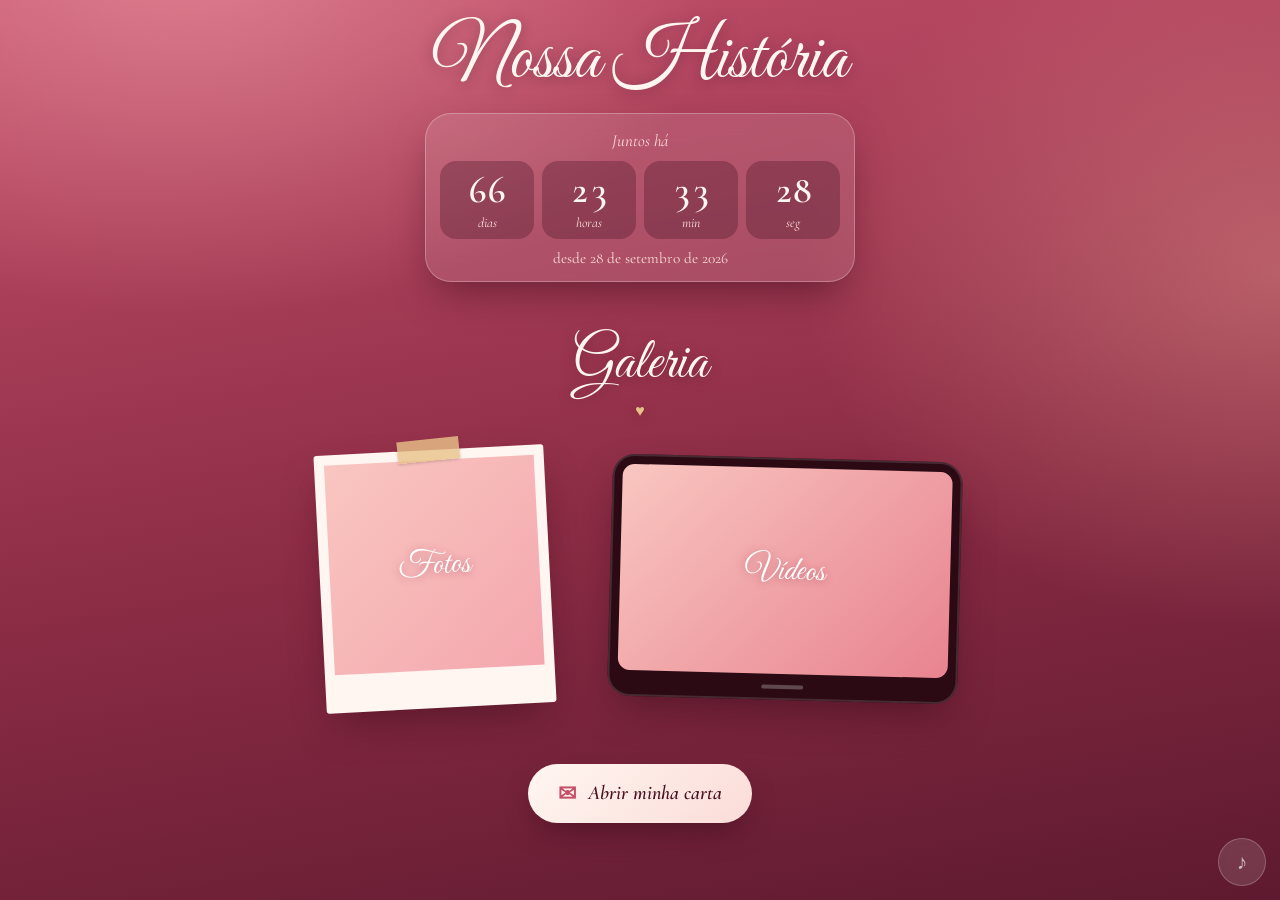
<file: index.html>
<!DOCTYPE html>
<html lang="pt-BR"><head><meta charset="utf-8"><meta name="viewport" content="width=device-width,initial-scale=1,viewport-fit=cover"><meta name="theme-color" content="#8c2c45"><title>Nossa História</title><link rel="stylesheet" href="style.css"></head>
<body>
<div class="hearts" id="h" aria-hidden="true"></div>
<header>
  <h1 class="script">Nossa História</h1>
  <div class="timer"><small>Juntos há</small>
    <div class="cells"><div><b id="d">0</b><em>dias</em></div><div><b id="h2">00</b><em>horas</em></div><div><b id="m">00</b><em>min</em></div><div><b id="s">00</b><em>seg</em></div></div>
    <span>desde 28 de setembro de 2026</span></div>
</header>
<main>
  <h2 class="script">Galeria</h2>
  <div class="gal">
    <a class="pol" href="fotos.html" aria-label="Nossas fotos"><div class="im"><span class="ph">Fotos</span></div></a>
    <a class="vid" href="videos.html" aria-label="Nossos vídeos"><div class="scr"><span class="ph">Vídeos</span></div><div class="bar"></div></a>
  </div>
  <a class="carta-link" href="carta.html">Abrir minha carta</a>
</main>
<script>
var INICIO = new Date(2026, 8, 28, 20, 0, 0);
function p(n){return String(n).padStart(2,'0')}
function tick(){
  var s = Math.max(0, Math.floor((Date.now() - INICIO.getTime())/1000));
  document.getElementById('d').textContent = Math.floor(s/86400);
  document.getElementById('h2').textContent = p(Math.floor(s/3600)%24);
  document.getElementById('m').textContent = p(Math.floor(s/60)%60);
  document.getElementById('s').textContent = p(s%60);
}
tick(); setInterval(tick,1000);
var H = document.getElementById('h');
for (var i=0;i<16;i++){var e=document.createElement('i');e.textContent='♥';
  e.style.left=(Math.random()*100)+'%';e.style.fontSize=(10+Math.random()*18)+'px';
  e.style.animationDuration=(12+Math.random()*14)+'s';e.style.animationDelay=(-Math.random()*20)+'s';H.appendChild(e);}
</script>
<script src="music.js"></script>
</body></html>
</file>
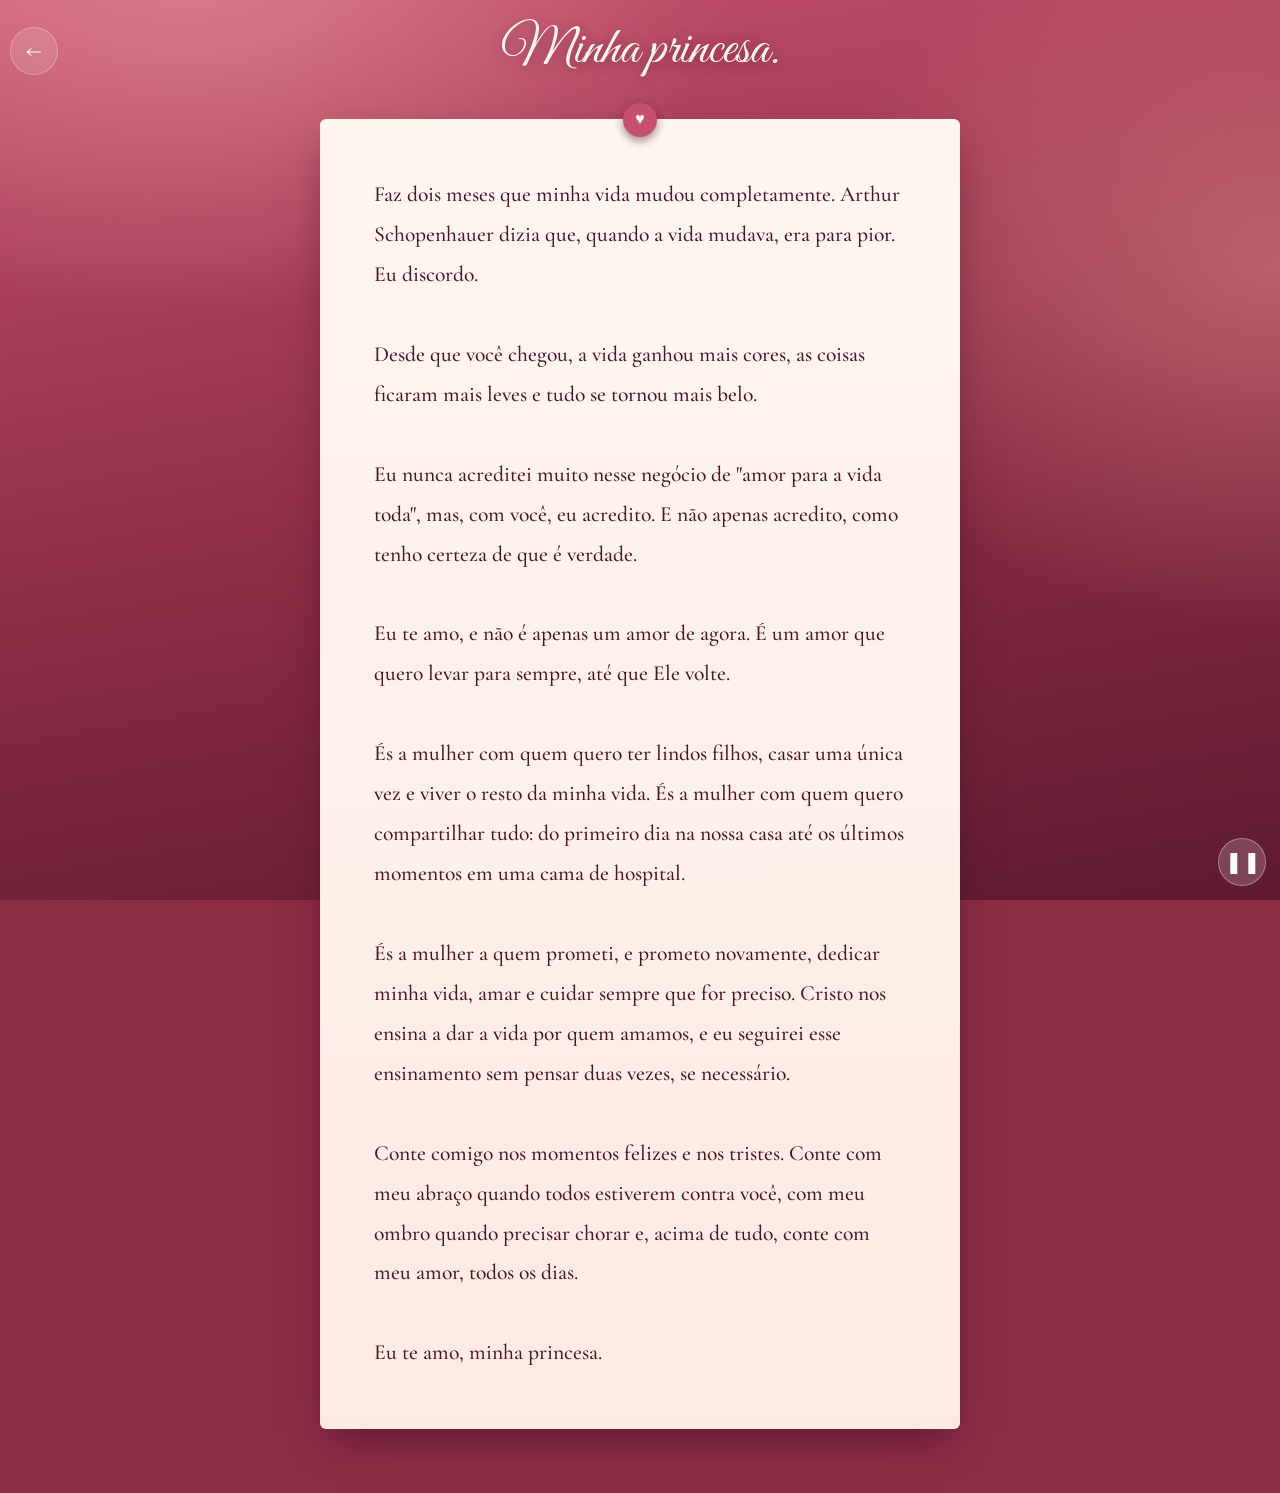
<file: carta.html>
<!DOCTYPE html>
<html lang="pt-BR"><head><meta charset="utf-8"><meta name="viewport" content="width=device-width,initial-scale=1,viewport-fit=cover"><meta name="theme-color" content="#8c2c45"><title>Carta</title><link rel="stylesheet" href="style.css"></head>
<body>
<header class="center"><a class="back" href="index.html" aria-label="Voltar">←</a><h1 class="script">Minha princesa.</h1></header>
<main>
  <div class="letter">Faz dois meses que minha vida mudou completamente. Arthur Schopenhauer dizia que, quando a vida mudava, era para pior. Eu discordo.

Desde que você chegou, a vida ganhou mais cores, as coisas ficaram mais leves e tudo se tornou mais belo.

Eu nunca acreditei muito nesse negócio de "amor para a vida toda", mas, com você, eu acredito. E não apenas acredito, como tenho certeza de que é verdade.

Eu te amo, e não é apenas um amor de agora. É um amor que quero levar para sempre, até que Ele volte.

És a mulher com quem quero ter lindos filhos, casar uma única vez e viver o resto da minha vida. És a mulher com quem quero compartilhar tudo: do primeiro dia na nossa casa até os últimos momentos em uma cama de hospital.

És a mulher a quem prometi, e prometo novamente, dedicar minha vida, amar e cuidar sempre que for preciso. Cristo nos ensina a dar a vida por quem amamos, e eu seguirei esse ensinamento sem pensar duas vezes, se necessário.

Conte comigo nos momentos felizes e nos tristes. Conte com meu abraço quando todos estiverem contra você, com meu ombro quando precisar chorar e, acima de tudo, conte com meu amor, todos os dias.

Eu te amo, minha princesa.</div>
</main>
<script src="music.js"></script>
</body></html>
</file>
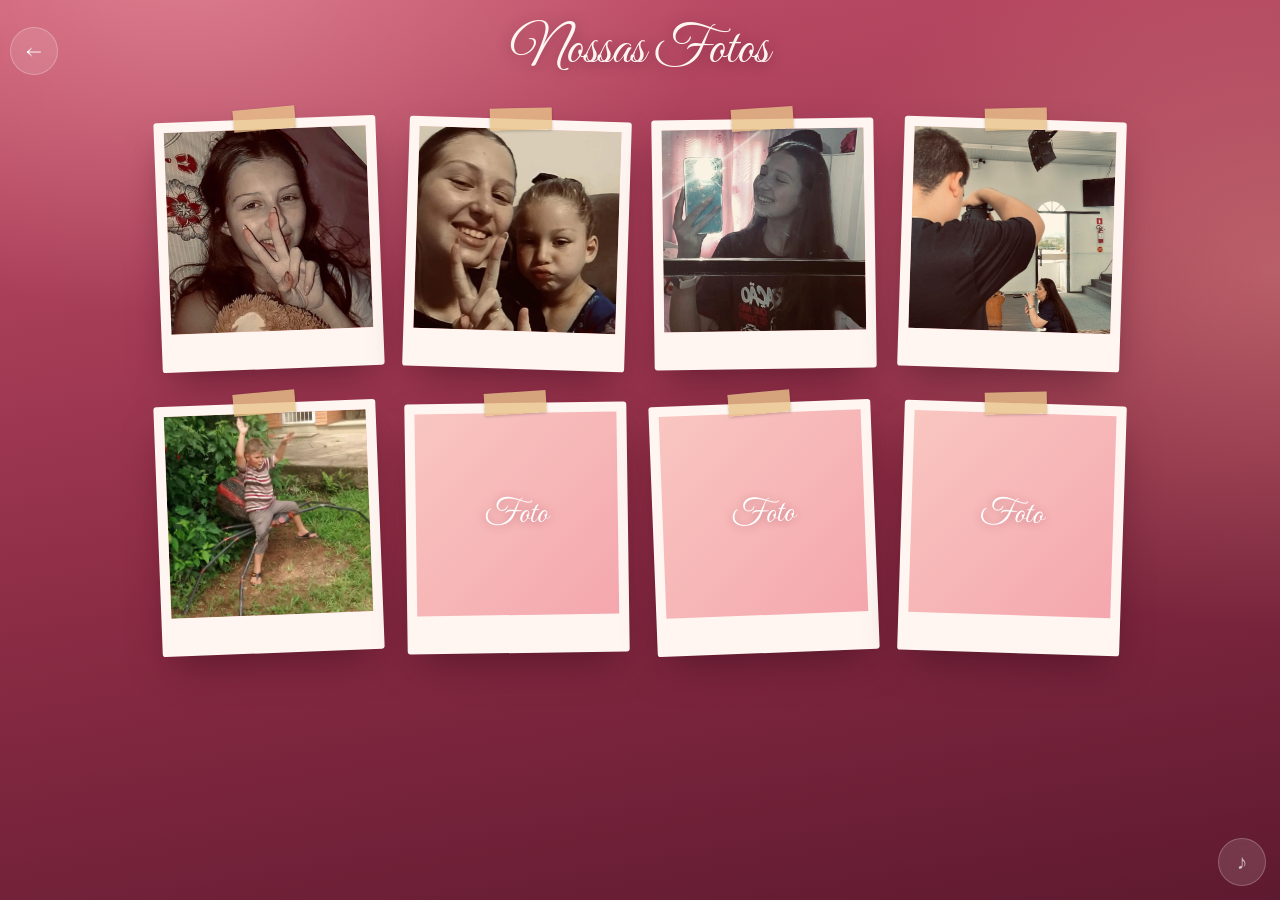
<file: fotos.html>
<!DOCTYPE html>
<html lang="pt-BR"><head><meta charset="utf-8"><meta name="viewport" content="width=device-width,initial-scale=1,viewport-fit=cover"><meta name="theme-color" content="#8c2c45"><title>Nossas Fotos</title><link rel="stylesheet" href="style.css"></head>
<body>
<header class="center"><a class="back" href="index.html" aria-label="Voltar">←</a><h1 class="script">Nossas Fotos</h1></header>
<main><div class="grid f" id="g"></div></main>
<div id="lb" onclick="this.style.display='none'"><img id="lbi" alt=""></div>
<script>
var N = 5, MIN = 8, g = document.getElementById('g');
function card(src){
  var c = document.createElement('div'); c.className = 'pol';
  var im = document.createElement('div'); im.className = 'im';
  if (src){
    var img = new Image();
    img.loading = 'lazy'; img.decoding = 'async'; img.alt = ''; img.src = src;
    im.appendChild(img);
    im.onclick = function(){ document.getElementById('lbi').src = src; document.getElementById('lb').style.display = 'flex'; };
  } else im.innerHTML = '<span class="ph">Foto</span>';
  c.appendChild(im); g.appendChild(c);
}
for (var i = 1; i <= N; i++) card('Fotos/' + i + '.jpeg');
for (var j = N; j < MIN; j++) card(null);
</script>
<script src="music.js"></script>
</body></html>
</file>
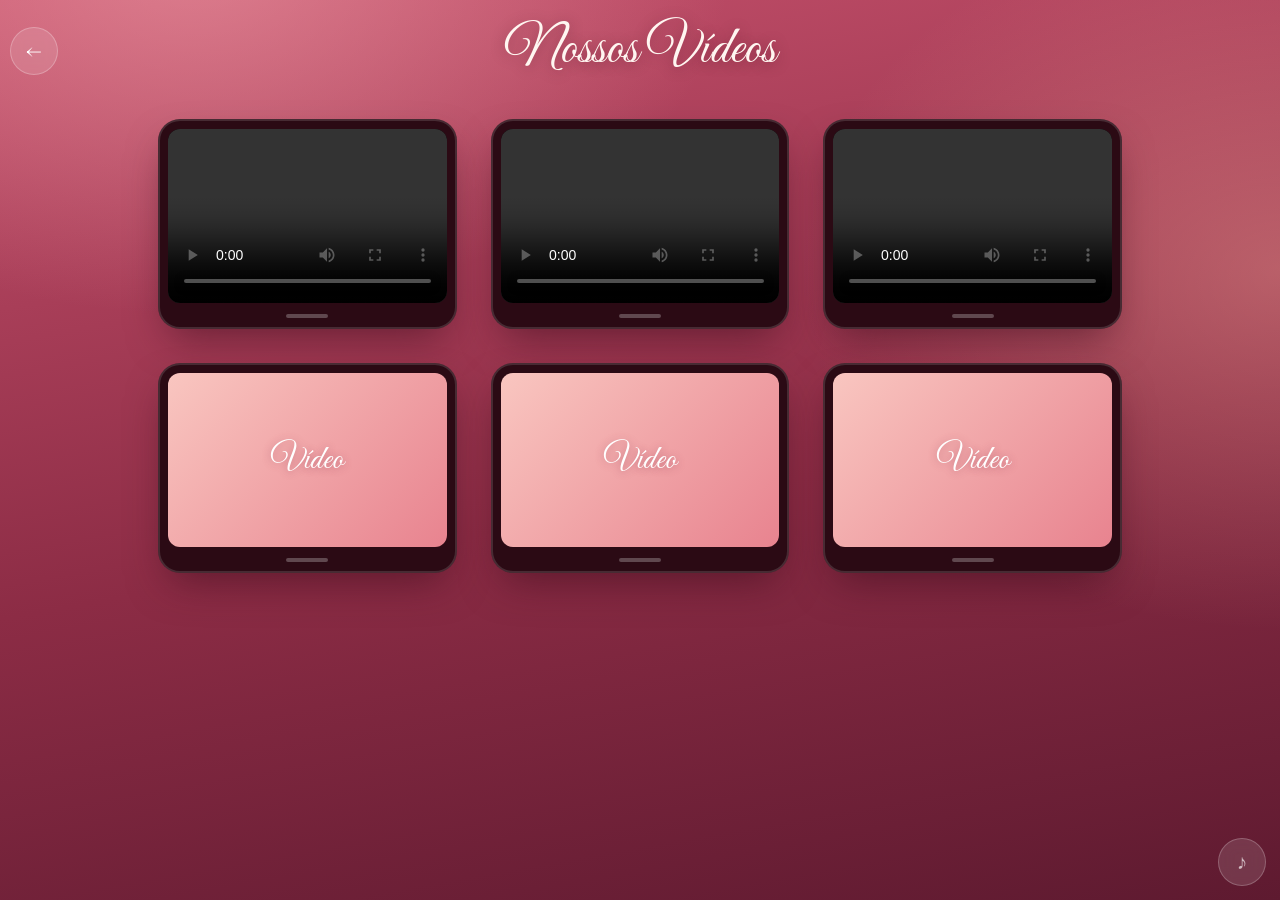
<file: videos.html>
<!DOCTYPE html>
<html lang="pt-BR"><head><meta charset="utf-8"><meta name="viewport" content="width=device-width,initial-scale=1,viewport-fit=cover"><meta name="theme-color" content="#8c2c45"><title>Nossos Vídeos</title><link rel="stylesheet" href="style.css"></head>
<body>
<header class="center"><a class="back" href="index.html" aria-label="Voltar">←</a><h1 class="script">Nossos Vídeos</h1></header>
<main><div class="grid v" id="g"></div></main>
<script>
// Vídeos na pasta "videos": 1.mp4, 2.mp4, 3.mp4... Mude N para a quantidade de vídeos.
var N = 3, EXT = 'mp4', MIN = 6, g = document.getElementById('g');
function card(src){
  var c = document.createElement('div'); c.className = 'vid';
  var s = document.createElement('div'); s.className = 'scr';
  if (src){
    var v = document.createElement('video');
    v.controls = true; v.preload = 'metadata'; v.playsInline = true;
    v.src = src + '#t=0.1';
    s.appendChild(v);
  } else s.innerHTML = '<span class="ph">Vídeo</span>';
  c.appendChild(s);
  var b = document.createElement('div'); b.className = 'bar'; c.appendChild(b);
  g.appendChild(c);
}
for (var i = 1; i <= N; i++) card('videos/' + i + '.' + EXT);
for (var j = N; j < MIN; j++) card(null);
</script>
<script src="music.js"></script>
</body></html>
</file>
<file: style.css>
@import url('https://fonts.googleapis.com/css2?family=Great+Vibes&family=Cormorant+Garamond:ital,wght@0,400;0,500;0,600;1,400;1,500&display=swap');
:root{--vinho:#4a1424;--rosa:#e8838f;--rosa2:#f4a7ae;--blush:#fbdcd8;--creme:#fff6f1;--ouro:#e9c28a;--sombra:0 18px 40px -12px #3a0b1a99}
*{box-sizing:border-box;-webkit-tap-highlight-color:transparent}
html{-webkit-text-size-adjust:100%;background:#8c2c45}
body{margin:0;min-height:100vh;min-height:100dvh;color:var(--creme);font-family:'Cormorant Garamond',Georgia,serif;font-size:1.15rem;text-align:center;overflow-x:hidden;
background:radial-gradient(900px 600px at 15% -5%,#f4a7ae88,transparent 60%),radial-gradient(800px 600px at 100% 30%,#ffb8a255,transparent 60%),linear-gradient(170deg,#c4506b 0%,#8c2c45 55%,#5e1a30 100%);background-attachment:fixed}
.script{font-family:'Great Vibes','Brush Script MT',cursive;font-weight:400;text-shadow:0 2px 14px #4a142466}

.hearts{position:fixed;inset:0;pointer-events:none;overflow:hidden;z-index:0}
.hearts i{position:absolute;bottom:-40px;font-style:normal;color:#ffd6d9;opacity:0;animation:up linear infinite}
@keyframes up{0%{transform:translateY(0) rotate(0);opacity:0}10%{opacity:.5}90%{opacity:.25}100%{transform:translateY(-115vh) rotate(25deg);opacity:0}}

header{position:relative;z-index:2;padding:calc(22px + env(safe-area-inset-top,0px)) max(18px,env(safe-area-inset-right,0px)) 22px max(18px,env(safe-area-inset-left,0px));display:flex;flex-direction:column;align-items:center;gap:14px;min-height:76px}
header h1{margin:0;font-size:clamp(2.6rem,11vw,4.6rem);line-height:1.05}
header.center{justify-content:center;min-height:96px}
header.center h1{font-size:clamp(2.2rem,8vw,3.4rem)}
header a.back{position:absolute;left:max(10px,env(safe-area-inset-left,0px));top:calc(50% + env(safe-area-inset-top,0px)/2);transform:translateY(-50%);width:48px;height:48px;border-radius:50%;display:flex;align-items:center;justify-content:center;color:#fff;text-decoration:none;font-size:1.5rem;background:#ffffff1f;border:1px solid #ffffff40;backdrop-filter:blur(6px);transition:background .2s}
header a.back:hover,header a.back:focus-visible{background:#ffffff40}

.timer{width:min(100%,430px);padding:16px 14px 14px;border-radius:26px;background:#ffffff1c;border:1px solid #ffffff44;backdrop-filter:blur(12px);-webkit-backdrop-filter:blur(12px);box-shadow:var(--sombra)}
.timer small{display:block;font-style:italic;font-size:1.05rem;color:var(--blush);margin-bottom:10px}
.cells{display:grid;grid-template-columns:repeat(4,1fr);gap:8px}
.cells div{background:#4a142455;border-radius:16px;padding:10px 2px 8px}
.cells b{display:block;font-size:clamp(1.7rem,8vw,2.4rem);font-weight:600;line-height:1;font-variant-numeric:tabular-nums}
.cells em{display:block;font-size:.85rem;color:var(--blush);margin-top:4px}
.timer span{display:block;margin-top:10px;font-size:.95rem;color:var(--blush)}

main{position:relative;z-index:1;padding:18px 18px 64px;padding-bottom:calc(64px + env(safe-area-inset-bottom,0px));max-width:1000px;margin:0 auto}
h2.script{font-size:clamp(2.4rem,9vw,3.6rem);margin:6px 0 30px}
h2.script::after{content:"♥";display:block;font:400 1rem Georgia,serif;color:var(--ouro);margin-top:2px}

.grid{display:grid;gap:22px 16px}
.grid.f{grid-template-columns:repeat(2,1fr)}
.grid.v{grid-template-columns:1fr;max-width:440px;margin:0 auto;gap:34px}

.pol{position:relative;background:var(--creme);padding:8px 8px 30px;box-shadow:var(--sombra);text-decoration:none;display:block;border-radius:3px;transition:transform .3s}
.pol::before{content:"";position:absolute;top:-11px;left:50%;width:62px;height:22px;transform:translateX(-50%) rotate(-3deg);background:#e9c28acc;box-shadow:0 1px 3px #0003}
.grid .pol:nth-child(odd){transform:rotate(-2.2deg)}
.grid .pol:nth-child(even){transform:rotate(1.8deg)}
.grid .pol:nth-child(3n){transform:rotate(-.8deg)}
.grid .pol:hover{transform:rotate(0) scale(1.04);z-index:2}
.pol .im{aspect-ratio:1;background:linear-gradient(135deg,#f9c6c0,#f4a7ae);display:flex;align-items:center;justify-content:center;overflow:hidden;cursor:pointer}
.pol img{width:100%;height:100%;object-fit:cover;display:block}
.ph{font:400 clamp(1.5rem,6vw,2.1rem) 'Great Vibes',cursive;color:#fff;text-shadow:0 1px 8px #8c2c4577}
.vid{position:relative;text-decoration:none;display:block;background:#2b0a14;padding:10px 10px 0;border-radius:22px;box-shadow:var(--sombra),inset 0 0 0 2px #ffffff22}
.vid .scr{aspect-ratio:16/10;background:linear-gradient(135deg,#f9c6c0,#e8838f);border-radius:12px;display:flex;align-items:center;justify-content:center;overflow:hidden}
.vid video{width:100%;height:100%;object-fit:cover;background:#000;display:block}
.vid .bar{height:26px;display:flex;align-items:center;justify-content:center}
.vid .bar::after{content:"";width:42px;height:4px;border-radius:4px;background:#ffffff40}

.gal{display:flex;flex-direction:column;align-items:center;gap:44px}
.gal .pol{width:min(62vw,230px);transform:rotate(-3deg)}
.gal .pol:hover{transform:rotate(0) scale(1.04)}
.gal .vid{width:min(88vw,350px);transform:rotate(1.5deg);transition:transform .3s}
.gal .vid:hover{transform:rotate(0) scale(1.03)}
.carta-link{display:inline-flex;align-items:center;gap:12px;margin-top:56px;padding:16px 30px;border-radius:999px;color:var(--vinho);background:linear-gradient(135deg,#fff6f1,#fbdcd8);font-size:1.25rem;font-weight:600;font-style:italic;text-decoration:none;box-shadow:0 14px 30px -10px #3a0b1aaa;transition:transform .25s,box-shadow .25s}
.carta-link::before{content:"✉";font-style:normal;font-size:1.4rem;color:#c4506b}
.carta-link:hover,.carta-link:focus-visible{transform:translateY(-3px);box-shadow:0 20px 34px -10px #3a0b1acc}

.letter{max-width:640px;margin:0 auto;padding:40px 28px;line-height:1.85;font-size:1.25rem;text-align:left;white-space:pre-wrap;overflow-wrap:anywhere;color:#4a1424;background:linear-gradient(var(--creme),#fdeae3);border-radius:6px;box-shadow:var(--sombra);position:relative;font-weight:500}
.letter::before{content:"♥";position:absolute;top:-16px;left:50%;transform:translateX(-50%);width:34px;height:34px;border-radius:50%;background:#c4506b;color:#fff;font-size:1rem;display:flex;align-items:center;justify-content:center;box-shadow:0 4px 10px #3a0b1a77}

#lb{position:fixed;inset:0;background:#2b0a14ee;display:none;align-items:center;justify-content:center;z-index:10;padding:14px}
#lb img{max-width:100%;max-height:100%;object-fit:contain;border:8px solid var(--creme);border-radius:3px;box-shadow:0 20px 60px #000a}

a:focus-visible,.im:focus-visible{outline:3px solid var(--ouro);outline-offset:3px}
@media (prefers-reduced-motion:reduce){.hearts{display:none}*{transition:none!important}}
@media (min-width:600px){
  body{font-size:1.25rem}
  .grid{gap:34px 26px}
  .grid.f{grid-template-columns:repeat(3,1fr)}
  .grid.v{grid-template-columns:repeat(2,1fr);max-width:none}
  .pol{padding:10px 10px 38px}
  .gal{flex-direction:row;justify-content:center;align-items:center;gap:60px}
  .letter{padding:56px 54px;font-size:1.35rem}
}
@media (min-width:960px){
  .grid.f{grid-template-columns:repeat(4,1fr)}
  .grid.v{grid-template-columns:repeat(3,1fr)}
}
</file>
